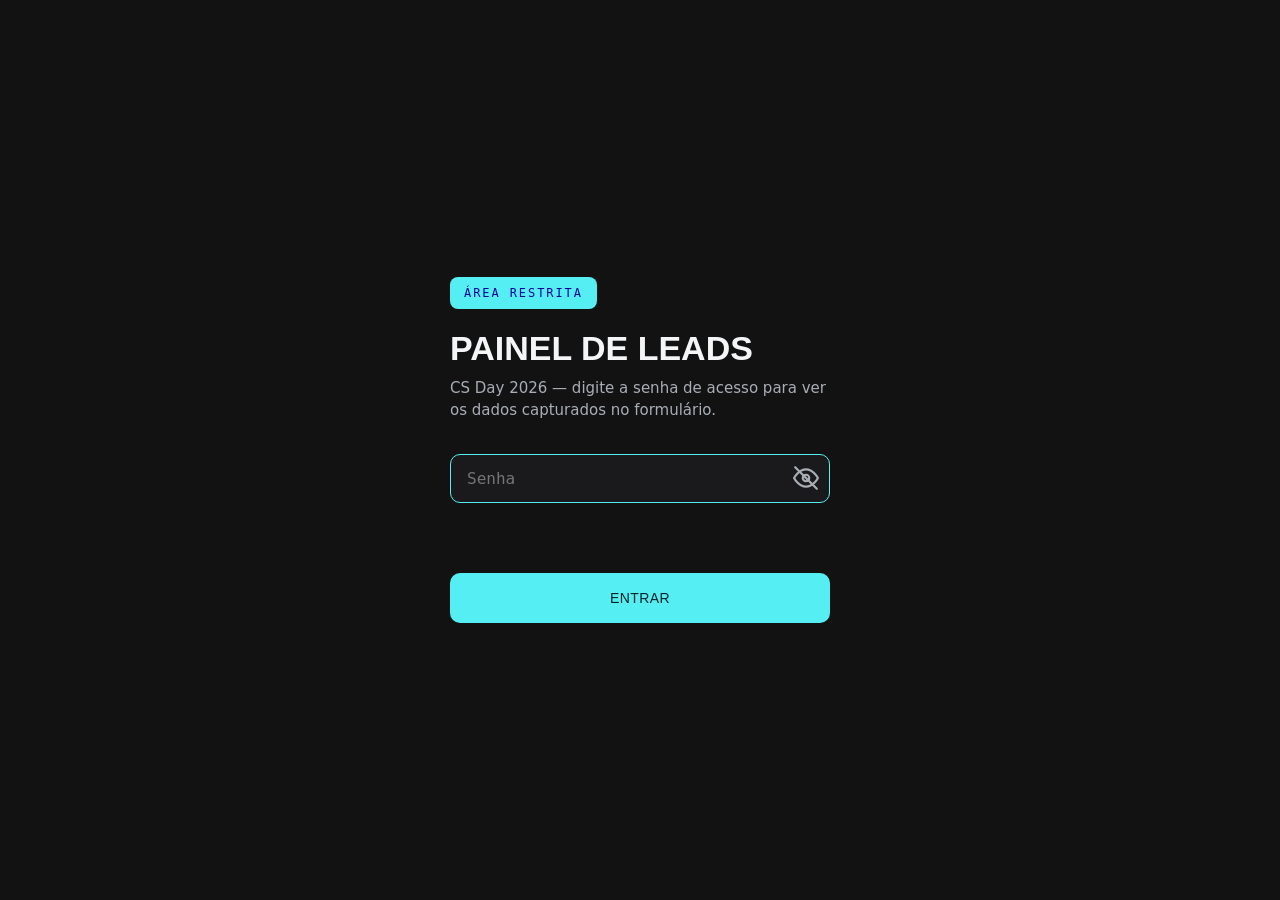
<file: public/admin/index.html>
<!DOCTYPE html>
<html lang="pt-BR">
<head>
  <meta charset="utf-8">
  <meta name="viewport" content="width=device-width, initial-scale=1, viewport-fit=cover">
  <title>Admin · CS Day 2026</title>
  <meta name="description" content="Painel de leads.">
  <meta name="theme-color" content="#121212">
  <meta name="robots" content="noindex, nofollow">
  <link rel="icon" href="data:image/svg+xml,<svg xmlns='http://www.w3.org/2000/svg' viewBox='0 0 100 100'><text y='.9em' font-size='90'>🔐</text></svg>">
<style>
  :root {
    --ink: #121212;
    --ink-2: #1a1a1c;
    --ink-3: #202024;
    --blue: #1a0ce0;
    --cyan: #55eef2;
    --text: #f4f5f7;
    --muted: #a9adb6;
    --line: #2c2d31;
    --danger: #f2715c;

    --font-display: "Archivo Black", "Arial Black", "Helvetica Neue", Impact, sans-serif;
    --font-body: "Baloo 2", "Quicksand", ui-rounded, "SF Pro Rounded", system-ui, sans-serif;
    --font-mono: ui-monospace, "SF Mono", Menlo, monospace;
  }

  * { box-sizing: border-box; }
  html, body { height: 100%; }

  body {
    margin: 0;
    background: var(--ink);
    color: var(--text);
    font-family: var(--font-body);
    line-height: 1.5;
    -webkit-font-smoothing: antialiased;
  }

  /* --- tela de login --- */
  .gate {
    min-height: 100dvh;
    display: flex;
    align-items: center;
    justify-content: center;
    padding: 32px;
  }
  .gate-card {
    width: 100%;
    max-width: 380px;
    text-align: left;
  }
  .gate-eyebrow {
    display: inline-block;
    font-family: var(--font-mono);
    font-size: 12px;
    letter-spacing: 0.16em;
    text-transform: uppercase;
    color: #0d049e;
    background: var(--cyan);
    padding: 7px 14px;
    border-radius: 8px;
    margin-bottom: 22px;
  }
  .gate-card h1 {
    font-family: var(--font-display);
    font-weight: 900;
    text-transform: uppercase;
    font-size: clamp(26px, 5vw, 34px);
    line-height: 1.05;
    margin: 0 0 10px;
  }
  .gate-card p.sub {
    color: var(--muted);
    font-size: 15px;
    margin: 0 0 32px;
  }

  .gate-form { display: flex; flex-direction: column; gap: 8px; }

  .gate-input-wrap {
    position: relative;
    display: flex;
  }

  .gate-input {
    width: 100%;
    background: var(--ink-2);
    border: 1.5px solid var(--line);
    border-radius: 10px;
    color: var(--text);
    font-family: var(--font-mono);
    font-size: 16px;
    padding: 14px 52px 14px 16px;
    outline: none;
    transition: border-color 160ms ease-out;
  }
  .gate-input:focus { border-color: var(--cyan); }
  .gate-input.error { border-color: var(--danger); }

  .gate-toggle {
    position: absolute;
    right: 4px;
    top: 50%;
    transform: translateY(-50%);
    width: 40px;
    height: 40px;
    display: inline-flex;
    align-items: center;
    justify-content: center;
    background: none;
    border: none;
    border-radius: 6px;
    color: var(--muted);
    cursor: pointer;
    transition: color 160ms ease-out;
  }
  .gate-toggle:hover { color: var(--cyan); }
  .gate-toggle:focus-visible { outline: 2px solid var(--cyan); outline-offset: 2px; }
  .gate-eye { width: 26px; height: 26px; }

  .gate-error {
    min-height: 18px;
    font-size: 13px;
    color: var(--danger);
    font-family: var(--font-mono);
  }

  .gate-submit {
    margin-top: 10px;
    min-height: 50px;
    border-radius: 10px;
    border: none;
    background: var(--cyan);
    color: #06232b;
    font-family: var(--font-display);
    text-transform: uppercase;
    font-size: 14px;
    letter-spacing: 0.03em;
    cursor: pointer;
    transition: background-color 160ms ease-out, opacity 160ms ease-out, transform 110ms ease-out;
  }
  .gate-submit:hover { background: #7bf3f6; }
  .gate-submit:active { transform: scale(0.985); }
  .gate-submit:disabled { opacity: 0.55; cursor: default; transform: none; }
  .gate-submit:focus-visible { outline: 3px solid var(--cyan); outline-offset: 3px; }

  /* --- painel --- */
  .panel { display: none; min-height: 100dvh; }
  .panel.visible { display: block; }
  .gate.hidden { display: none; }

  .topbar {
    position: sticky;
    top: 0;
    z-index: 5;
    display: flex;
    align-items: center;
    justify-content: space-between;
    gap: 16px;
    padding: 20px 28px;
    background: rgba(18,18,18,0.92);
    backdrop-filter: blur(6px);
    border-bottom: 1px solid var(--line);
    flex-wrap: wrap;
  }
  .topbar-title {
    display: flex;
    align-items: center;
    gap: 12px;
  }
  .topbar-title h2 {
    font-family: var(--font-display);
    text-transform: uppercase;
    font-size: 16px;
    margin: 0;
  }
  .count-pill {
    font-family: var(--font-mono);
    font-size: 12px;
    background: var(--ink-2);
    border: 1px solid var(--line);
    color: var(--cyan);
    padding: 4px 10px;
    border-radius: 999px;
  }

  .topbar-actions { display: flex; gap: 10px; align-items: center; }

  .icon-btn {
    display: inline-flex;
    align-items: center;
    gap: 8px;
    background: var(--ink-2);
    border: 1px solid var(--line);
    color: var(--text);
    font-family: var(--font-mono);
    font-size: 12px;
    letter-spacing: 0.05em;
    text-transform: uppercase;
    padding: 9px 14px;
    border-radius: 8px;
    cursor: pointer;
    transition: border-color 160ms ease-out, color 160ms ease-out;
  }
  .icon-btn:hover { border-color: var(--cyan); color: var(--cyan); }
  .icon-btn svg { width: 14px; height: 14px; }
  .icon-btn:focus-visible { outline: 2px solid var(--cyan); outline-offset: 2px; }

  .content { padding: 28px; }

  /* --- mini dashboard --- */
  .dashboard {
    display: grid;
    grid-template-columns: repeat(3, 1fr);
    gap: 16px;
    margin-bottom: 28px;
  }
  @media (max-width: 900px) {
    .dashboard { grid-template-columns: 1fr; }
  }
  .dash-card {
    background: var(--ink-2);
    border: 1px solid var(--line);
    border-radius: 14px;
    padding: 18px 20px 20px;
  }
  .dash-title {
    font-family: var(--font-mono);
    font-size: 11px;
    letter-spacing: 0.1em;
    text-transform: uppercase;
    color: var(--muted);
    margin: 0 0 14px;
  }
  .dash-list {
    list-style: none;
    margin: 0;
    padding: 0;
    display: flex;
    flex-direction: column;
    gap: 10px;
  }
  .dash-list li {
    display: flex;
    align-items: center;
    gap: 10px;
    font-size: 13.5px;
  }
  .dash-rank {
    display: inline-flex;
    align-items: center;
    justify-content: center;
    width: 20px;
    height: 20px;
    border-radius: 5px;
    background: rgba(85,238,242,0.12);
    color: var(--cyan);
    font-family: var(--font-mono);
    font-size: 10.5px;
    font-weight: 700;
    flex: none;
  }
  .dash-list .label {
    flex: 1;
    color: var(--text);
    font-weight: 600;
    overflow: hidden;
    text-overflow: ellipsis;
    white-space: nowrap;
    min-width: 0;
  }
  .dash-list .count {
    font-family: var(--font-mono);
    font-size: 11.5px;
    color: var(--muted);
    flex: none;
  }
  .dash-empty { color: var(--muted); font-size: 13px; }

  .dash-donut-wrap { display: flex; align-items: center; gap: 20px; flex-wrap: wrap; }
  .donut {
    width: 104px;
    height: 104px;
    border-radius: 50%;
    flex: none;
    position: relative;
    background: var(--line);
  }
  .donut::after {
    content: '';
    position: absolute;
    inset: 16px;
    border-radius: 50%;
    background: var(--ink-2);
    z-index: 0;
  }
  .donut-total {
    position: absolute;
    inset: 16px;
    display: flex;
    align-items: center;
    justify-content: center;
    font-family: var(--font-display);
    font-size: 19px;
    z-index: 1;
  }
  .dash-legend {
    list-style: none;
    margin: 0;
    padding: 0;
    display: flex;
    flex-direction: column;
    gap: 8px;
    flex: 1;
    min-width: 110px;
  }
  .dash-legend li { display: flex; align-items: center; gap: 8px; font-size: 12.5px; color: var(--text); }
  .dash-legend .dot { width: 10px; height: 10px; border-radius: 3px; flex: none; }
  .dash-legend .lg-count { margin-left: auto; font-family: var(--font-mono); font-size: 11px; color: var(--muted); }

  .tag-test {
    display: inline-flex;
    align-items: center;
    margin-left: 8px;
    padding: 2px 7px;
    border-radius: 5px;
    background: rgba(242,113,92,0.16);
    color: var(--danger);
    font-family: var(--font-mono);
    font-size: 10px;
    font-weight: 700;
    letter-spacing: 0.06em;
    text-transform: uppercase;
    vertical-align: middle;
  }

  .state-msg {
    display: none;
    align-items: center;
    gap: 10px;
    color: var(--muted);
    font-family: var(--font-mono);
    font-size: 13px;
    padding: 40px 4px;
  }
  .state-msg.visible { display: flex; }
  .state-msg.error { color: var(--danger); }

  .spinner {
    width: 14px;
    height: 14px;
    border-radius: 50%;
    border: 2px solid var(--line);
    border-top-color: var(--cyan);
    animation: spin 700ms linear infinite;
  }
  @keyframes spin { to { transform: rotate(360deg); } }

  .table-wrap {
    display: none;
    overflow-x: auto;
    border: 1px solid var(--line);
    border-radius: 14px;
    background: var(--ink-2);
  }
  .table-wrap.visible { display: block; }

  table {
    border-collapse: collapse;
    width: 100%;
    min-width: 1180px;
    font-size: 13.5px;
  }
  thead th {
    position: sticky;
    top: 0;
    background: var(--ink-3);
    text-align: left;
    font-family: var(--font-mono);
    font-size: 11px;
    letter-spacing: 0.08em;
    text-transform: uppercase;
    color: var(--muted);
    padding: 12px 16px;
    border-bottom: 1px solid var(--line);
    white-space: nowrap;
  }
  tbody td {
    padding: 12px 16px;
    border-bottom: 1px solid var(--line);
    color: var(--text);
    white-space: nowrap;
    max-width: 220px;
    overflow: hidden;
    text-overflow: ellipsis;
  }
  tbody tr:last-child td { border-bottom: none; }
  tbody tr:hover td { background: rgba(85,238,242,0.05); }

  td.mono, th.mono { font-family: var(--font-mono); font-variant-numeric: tabular-nums; }
  td.name { font-weight: 700; }
  td.email { color: var(--cyan); }

  .empty {
    display: none;
    text-align: center;
    padding: 64px 20px;
    color: var(--muted);
  }
  .empty.visible { display: block; }
  .empty h3 {
    font-family: var(--font-display);
    text-transform: uppercase;
    font-size: 18px;
    color: var(--text);
    margin: 0 0 8px;
  }

  @media (max-width: 640px) {
    .topbar { padding: 16px 18px; }
    .content { padding: 18px; }
  }

  /* --- navegacao de secoes --- */
  .section-nav {
    display: flex;
    gap: 8px;
    padding: 0 28px;
    border-bottom: 1px solid var(--line);
    background: rgba(18,18,18,0.92);
    position: sticky;
    top: 69px;
    z-index: 4;
    overflow-x: auto;
  }
  .section-tab {
    background: none;
    border: none;
    border-bottom: 2px solid transparent;
    color: var(--muted);
    font-family: var(--font-mono);
    font-size: 12px;
    letter-spacing: 0.08em;
    text-transform: uppercase;
    padding: 14px 4px;
    margin-right: 18px;
    cursor: pointer;
    white-space: nowrap;
    transition: color 160ms ease-out, border-color 160ms ease-out;
  }
  .section-tab:hover { color: var(--text); }
  .section-tab[aria-selected="true"] { color: var(--cyan); border-bottom-color: var(--cyan); }
  .section-tab:focus-visible { outline: 2px solid var(--cyan); outline-offset: 2px; }

  .view[hidden] { display: none; }

  /* --- funil --- */
  .funnel {
    display: grid;
    grid-template-columns: repeat(4, 1fr);
    gap: 16px;
    margin-bottom: 16px;
  }
  @media (max-width: 900px) { .funnel { grid-template-columns: repeat(2, 1fr); } }
  @media (max-width: 520px) { .funnel { grid-template-columns: 1fr; } }

  .funnel-card {
    background: var(--ink-2);
    border: 1px solid var(--line);
    border-radius: 14px;
    padding: 18px 20px 20px;
  }
  .funnel-card.accent { border-color: rgba(85,238,242,0.45); }
  .funnel-value {
    font-family: var(--font-display);
    font-size: 34px;
    line-height: 1.1;
    margin: 2px 0 6px;
  }
  .funnel-card.accent .funnel-value { color: var(--cyan); }
  .funnel-hint {
    font-family: var(--font-mono);
    font-size: 11px;
    letter-spacing: 0.06em;
    color: var(--muted);
    margin: 0;
  }
  .funnel-bar {
    height: 4px;
    border-radius: 999px;
    background: var(--line);
    margin-top: 12px;
    overflow: hidden;
  }
  .funnel-bar span {
    display: block;
    height: 100%;
    border-radius: 999px;
    background: var(--cyan);
    width: 0;
    transition: width 520ms cubic-bezier(.16,.84,.44,1);
  }

  .skill-links {
    display: flex;
    gap: 10px;
    flex-wrap: wrap;
    margin-bottom: 24px;
  }
  .skill-link {
    display: inline-flex;
    align-items: center;
    gap: 8px;
    font-family: var(--font-mono);
    font-size: 11.5px;
    letter-spacing: 0.06em;
    text-transform: uppercase;
    color: var(--muted);
    text-decoration: none;
    border: 1px solid var(--line);
    border-radius: 8px;
    padding: 8px 12px;
    transition: border-color 160ms ease-out, color 160ms ease-out;
  }
  .skill-link:hover { border-color: var(--cyan); color: var(--cyan); }

  #skill-table-wrap table { min-width: 900px; }

  .setup-note {
    display: none;
    border: 1px dashed var(--line);
    border-radius: 14px;
    padding: 28px 24px;
    color: var(--muted);
    font-size: 14px;
  }
  .setup-note.visible { display: block; }
  .setup-note h3 {
    font-family: var(--font-display);
    text-transform: uppercase;
    font-size: 16px;
    color: var(--text);
    margin: 0 0 10px;
  }
  .setup-note code {
    font-family: var(--font-mono);
    font-size: 12.5px;
    background: var(--ink-3);
    border: 1px solid var(--line);
    border-radius: 5px;
    padding: 2px 6px;
    color: var(--cyan);
  }
  .setup-note ol { margin: 12px 0 0; padding-left: 20px; }
  .setup-note li { margin: 8px 0; }
</style>
</head>
<body>
<div class="gate" id="gate">
  <div class="gate-card">
    <span class="gate-eyebrow">Área restrita</span>
    <h1>Painel de leads</h1>
    <p class="sub">CS Day 2026 — digite a senha de acesso para ver os dados capturados no formulário.</p>

    <form class="gate-form" id="gate-form" novalidate>
      <div class="gate-input-wrap">
        <input class="gate-input" id="gate-password" type="password" name="password"
               placeholder="Senha" autocomplete="current-password" autofocus>
        <button class="gate-toggle" id="gate-toggle" type="button" aria-label="Mostrar senha" aria-pressed="false">
          <svg class="gate-eye" viewBox="0 0 24 24" fill="none" stroke="currentColor" stroke-width="2" stroke-linecap="round" stroke-linejoin="round" aria-hidden="true">
            <path d="M1 12s4-8 11-8 11 8 11 8-4 8-11 8-11-8-11-8z"></path>
            <circle cx="12" cy="12" r="3"></circle>
            <line class="eye-slash" x1="2" y1="2" x2="22" y2="22" hidden></line>
          </svg>
        </button>
      </div>
      <p class="gate-error" id="gate-error"></p>
      <button class="gate-submit" id="gate-submit" type="submit">Entrar</button>
    </form>
  </div>
</div>

<div class="panel" id="panel">
  <div class="topbar">
    <div class="topbar-title">
      <h2 id="topbar-heading">Leads · CS Day 2026</h2>
      <span class="count-pill" id="count-pill">0</span>
    </div>
    <div class="topbar-actions">
      <button class="icon-btn" id="refresh-btn" type="button">
        <svg viewBox="0 0 24 24" fill="none" stroke="currentColor" stroke-width="2.2" stroke-linecap="round" stroke-linejoin="round" aria-hidden="true">
          <polyline points="23 4 23 10 17 10"></polyline>
          <path d="M20.49 15a9 9 0 1 1-2.12-9.36L23 10"></path>
        </svg>
        Atualizar
      </button>
      <button class="icon-btn" id="export-btn" type="button">
        <svg viewBox="0 0 24 24" fill="none" stroke="currentColor" stroke-width="2.2" stroke-linecap="round" stroke-linejoin="round" aria-hidden="true">
          <path d="M21 15v4a2 2 0 0 1-2 2H5a2 2 0 0 1-2-2v-4"></path>
          <polyline points="7 10 12 15 17 10"></polyline>
          <line x1="12" y1="15" x2="12" y2="3"></line>
        </svg>
        Exportar CSV
      </button>
      <button class="icon-btn" id="logout-btn" type="button">Sair</button>
    </div>
  </div>

  <nav class="section-nav" role="tablist" aria-label="Seções do painel">
    <button class="section-tab" id="tab-leads" role="tab" aria-selected="true" aria-controls="view-leads" data-view="leads" type="button">Leads · CS Day 2026</button>
    <button class="section-tab" id="tab-skill" role="tab" aria-selected="false" aria-controls="view-skill" data-view="skill" type="button">Landing Page Skill</button>
  </nav>

  <div class="content">
   <section class="view" id="view-leads" role="tabpanel" aria-labelledby="tab-leads">
    <div class="dashboard" id="dashboard">
      <div class="dash-card">
        <h3 class="dash-title">Principais localidades</h3>
        <ol class="dash-list" id="dash-locations"></ol>
      </div>
      <div class="dash-card">
        <h3 class="dash-title">Dispositivos</h3>
        <div class="dash-donut-wrap">
          <div class="donut" id="device-donut"><span class="donut-total" id="donut-total">0</span></div>
          <ul class="dash-legend" id="device-legend"></ul>
        </div>
      </div>
      <div class="dash-card">
        <h3 class="dash-title">Principais empresas</h3>
        <ol class="dash-list" id="dash-companies"></ol>
      </div>
    </div>

    <div class="state-msg" id="loading-msg">
      <span class="spinner"></span> Carregando leads...
    </div>
    <div class="state-msg error" id="error-msg"></div>

    <div class="empty" id="empty-msg">
      <h3>Nenhum lead ainda</h3>
      <p>Assim que alguém completar o formulário no site, os dados aparecem aqui.</p>
    </div>

    <div class="table-wrap" id="table-wrap">
      <table>
        <thead>
          <tr>
            <th class="mono">Data</th>
            <th class="mono">Hora</th>
            <th>Nome</th>
            <th>Email</th>
            <th>Empresa</th>
            <th class="mono">IP</th>
            <th>Local (por IP)</th>
            <th>Idioma</th>
            <th>Fuso horário</th>
            <th>Resolução</th>
            <th>Referrer</th>
            <th>UTM</th>
          </tr>
        </thead>
        <tbody id="table-body"></tbody>
      </table>
    </div>
   </section>

   <section class="view" id="view-skill" role="tabpanel" aria-labelledby="tab-skill" hidden>
    <div class="funnel" id="skill-funnel">
      <div class="funnel-card">
        <p class="funnel-hint">Visitas na página</p>
        <p class="funnel-value" id="fn-visits">—</p>
        <p class="funnel-hint">Sessões únicas</p>
        <div class="funnel-bar"><span id="bar-visits"></span></div>
      </div>
      <div class="funnel-card">
        <p class="funnel-hint">Abriram o popup</p>
        <p class="funnel-value" id="fn-popup">—</p>
        <p class="funnel-hint" id="fn-popup-rate">—</p>
        <div class="funnel-bar"><span id="bar-popup"></span></div>
      </div>
      <div class="funnel-card">
        <p class="funnel-hint">Leads capturados</p>
        <p class="funnel-value" id="fn-leads">—</p>
        <p class="funnel-hint" id="fn-leads-rate">—</p>
        <div class="funnel-bar"><span id="bar-leads"></span></div>
      </div>
      <div class="funnel-card accent">
        <p class="funnel-hint">Downloads do .zip</p>
        <p class="funnel-value" id="fn-downloads">—</p>
        <p class="funnel-hint" id="fn-conv">Conversão total —</p>
        <div class="funnel-bar"><span id="bar-downloads"></span></div>
      </div>
    </div>

    <div class="skill-links">
      <a class="skill-link" href="/habilidade/" target="_blank" rel="noopener">Abrir a landing ↗</a>
      <a class="skill-link" href="/habilidade/download.html" target="_blank" rel="noopener">Página de download ↗</a>
      <a class="skill-link" href="/download/pitch-prospeccao.zip">Baixar o .zip ↗</a>
    </div>

    <div class="state-msg" id="skill-loading">
      <span class="spinner"></span> Carregando dados da landing...
    </div>
    <div class="state-msg error" id="skill-error"></div>

    <div class="setup-note" id="skill-setup">
      <h3>Backend fora do ar</h3>
      <p>A function <code>admin-skill-leads</code> não respondeu. A captura está ligada, então isso costuma ser temporário. Se persistir, confira no Supabase:</p>
      <ol>
        <li>As tabelas <code>skill_leads</code> e <code>skill_events</code> existem.</li>
        <li>As functions <code>submit-skill-lead</code>, <code>track-skill-event</code> e <code>admin-skill-leads</code> estão ativas.</li>
      </ol>
    </div>

    <div class="empty" id="skill-empty">
      <h3>Nenhum download ainda</h3>
      <p>Assim que alguém baixar a habilidade, os dados aparecem aqui.</p>
    </div>

    <div class="table-wrap" id="skill-table-wrap">
      <table>
        <thead>
          <tr>
            <th class="mono">Data</th>
            <th class="mono">Hora</th>
            <th>Nome</th>
            <th>Email</th>
            <th class="mono">WhatsApp</th>
            <th>Dispositivo</th>
            <th>Local (por IP)</th>
            <th>Referrer</th>
            <th>UTM</th>
          </tr>
        </thead>
        <tbody id="skill-table-body"></tbody>
      </table>
    </div>
   </section>
  </div>
</div>

<script>
  const FUNCTIONS_URL = 'https://nwmuaiilbxtjkwfxpkay.supabase.co/functions/v1/admin-leads';
  const SKILL_FUNCTIONS_URL = 'https://nwmuaiilbxtjkwfxpkay.supabase.co/functions/v1/admin-skill-leads';
  const ANON_KEY = 'eyJhbGciOiJIUzI1NiIsInR5cCI6IkpXVCJ9.eyJpc3MiOiJzdXBhYmFzZSIsInJlZiI6Im53bXVhaWlsYnh0amt3Znhwa2F5Iiwicm9sZSI6ImFub24iLCJpYXQiOjE3ODYxMTMxNDMsImV4cCI6MjEwMTY4OTE0M30.gXVAeCnF1TGVmHPO65Sd1UTV0Z8W25uoaAR1DNYSzaE';

  const gate = document.getElementById('gate');
  const panel = document.getElementById('panel');
  const gateForm = document.getElementById('gate-form');
  const gateInput = document.getElementById('gate-password');
  const gateError = document.getElementById('gate-error');
  const gateSubmit = document.getElementById('gate-submit');
  const gateToggle = document.getElementById('gate-toggle');

  gateToggle.addEventListener('click', () => {
    const showing = gateInput.type === 'text';
    gateInput.type = showing ? 'password' : 'text';
    gateToggle.setAttribute('aria-pressed', String(!showing));
    gateToggle.setAttribute('aria-label', showing ? 'Mostrar senha' : 'Ocultar senha');
    gateToggle.querySelector('.eye-slash').hidden = showing;
    gateInput.focus();
  });

  const loadingMsg = document.getElementById('loading-msg');
  const errorMsg = document.getElementById('error-msg');
  const emptyMsg = document.getElementById('empty-msg');
  const tableWrap = document.getElementById('table-wrap');
  const tableBody = document.getElementById('table-body');
  const countPill = document.getElementById('count-pill');

  let currentPasswordHash = '';
  let currentLeads = [];

  async function sha256Hex(text) {
    const bytes = new TextEncoder().encode(text);
    const digest = await crypto.subtle.digest('SHA-256', bytes);
    return Array.from(new Uint8Array(digest)).map(b => b.toString(16).padStart(2, '0')).join('');
  }

  function escapeHtml(value) {
    const div = document.createElement('div');
    div.textContent = value ?? '';
    return div.innerHTML;
  }

  function formatDate(iso) {
    const d = new Date(iso);
    return d.toLocaleDateString('pt-BR');
  }
  function formatTime(iso) {
    const d = new Date(iso);
    return d.toLocaleTimeString('pt-BR');
  }

  function isTestLead(lead) {
    const name = (lead.name || '').toLowerCase();
    const email = (lead.email || '').toLowerCase();
    const company = (lead.company || '').toLowerCase();
    return name.includes('josias') || email.includes('josias') || company.includes('btx');
  }

  function detectDevice(ua) {
    if (!ua) return 'desconhecido';
    const s = ua.toLowerCase();
    if (/ipad|tablet|kindle|silk|playbook|(android(?!.*mobile))/.test(s)) return 'tablet';
    if (/mobi|iphone|ipod|android|blackberry|windows phone/.test(s)) return 'mobile';
    return 'desktop';
  }

  function topGroups(leads, keyFn, limit) {
    const map = new Map();
    leads.forEach(lead => {
      const raw = (keyFn(lead) || '').trim();
      if (!raw) return;
      const key = raw.toLowerCase();
      const entry = map.get(key) || { label: raw, count: 0 };
      entry.count += 1;
      map.set(key, entry);
    });
    return [...map.values()].sort((a, b) => b.count - a.count).slice(0, limit);
  }

  function renderRankedList(elId, groups, emptyText, unit) {
    const el = document.getElementById(elId);
    if (!groups.length) {
      el.innerHTML = `<li class="dash-empty">${emptyText}</li>`;
      return;
    }
    el.innerHTML = groups.map((g, i) => `
      <li>
        <span class="dash-rank">${i + 1}</span>
        <span class="label" title="${escapeHtml(g.label)}">${escapeHtml(g.label)}</span>
        <span class="count">${g.count} ${unit}</span>
      </li>
    `).join('');
  }

  function renderDeviceDonut(leads) {
    const counts = { mobile: 0, desktop: 0, tablet: 0, desconhecido: 0 };
    leads.forEach(lead => { counts[detectDevice(lead.user_agent)] += 1; });
    const total = leads.length;

    const donut = document.getElementById('device-donut');
    const totalEl = document.getElementById('donut-total');
    const legend = document.getElementById('device-legend');
    totalEl.textContent = total;

    const segments = [
      { label: 'Celular', color: '#55eef2', count: counts.mobile },
      { label: 'Desktop', color: '#1a0ce0', count: counts.desktop },
      { label: 'Tablet', color: '#a9adb6', count: counts.tablet },
      { label: 'Desconhecido', color: '#2c2d31', count: counts.desconhecido }
    ].filter(s => s.count > 0);

    if (total === 0) {
      donut.style.background = 'var(--line)';
      legend.innerHTML = '<li class="dash-empty">Sem dados suficientes ainda</li>';
      return;
    }

    let acc = 0;
    const stops = segments.map(s => {
      const start = acc;
      acc += (s.count / total) * 100;
      return `${s.color} ${start}% ${acc}%`;
    });
    donut.style.background = `conic-gradient(${stops.join(', ')})`;

    legend.innerHTML = segments.map(s => `
      <li>
        <span class="dot" style="background:${s.color}"></span>
        <span>${s.label}</span>
        <span class="lg-count">${s.count} · ${Math.round((s.count / total) * 100)}%</span>
      </li>
    `).join('');
  }

  function renderDashboard(leads) {
    const realLeads = leads.filter(lead => !isTestLead(lead));

    const locations = topGroups(realLeads, lead => [lead.geo_city, lead.geo_country].filter(Boolean).join(', '), 6);
    renderRankedList('dash-locations', locations, 'Sem dados de localização ainda', 'inscritos');

    const companies = topGroups(realLeads, lead => lead.company, 6);
    renderRankedList('dash-companies', companies, 'Sem empresas registradas ainda', 'funcionários');

    renderDeviceDonut(realLeads);
  }

  async function fetchLeads(passwordHash) {
    loadingMsg.classList.add('visible');
    errorMsg.classList.remove('visible');
    tableWrap.classList.remove('visible');
    emptyMsg.classList.remove('visible');

    try {
      const res = await fetch(FUNCTIONS_URL, {
        method: 'POST',
        headers: {
          'Content-Type': 'application/json',
          'apikey': ANON_KEY,
          'Authorization': `Bearer ${ANON_KEY}`
        },
        body: JSON.stringify({ password_hash: passwordHash })
      });

      if (res.status === 401) {
        throw new Error('unauthorized');
      }
      if (!res.ok) {
        throw new Error('request_failed');
      }

      const data = await res.json();
      currentLeads = (data.leads || []).filter(lead => !lead.is_duplicate);
      renderDashboard(currentLeads);
      renderLeads(currentLeads);
      return true;
    } catch (err) {
      loadingMsg.classList.remove('visible');
      if (err.message === 'unauthorized') {
        return false;
      }
      errorMsg.textContent = 'Não foi possível carregar os leads agora. Tente novamente em instantes.';
      errorMsg.classList.add('visible');
      return true;
    }
  }

  function renderLeads(leads) {
    loadingMsg.classList.remove('visible');
    countPill.textContent = leads.length;

    if (leads.length === 0) {
      emptyMsg.classList.add('visible');
      return;
    }

    tableBody.innerHTML = leads.map(lead => {
      const utm = [lead.utm_source, lead.utm_medium, lead.utm_campaign].filter(Boolean).join(' / ') || '—';
      const local = [lead.geo_city, lead.geo_country].filter(Boolean).join(', ') || '—';
      const testTag = isTestLead(lead) ? '<span class="tag-test">Teste</span>' : '';
      return `
        <tr>
          <td class="mono">${escapeHtml(formatDate(lead.created_at))}</td>
          <td class="mono">${escapeHtml(formatTime(lead.created_at))}</td>
          <td class="name">${escapeHtml(lead.name)}${testTag}</td>
          <td class="email">${escapeHtml(lead.email)}</td>
          <td>${escapeHtml(lead.company)}</td>
          <td class="mono">${escapeHtml(lead.ip_address || '—')}</td>
          <td>${escapeHtml(local)}</td>
          <td>${escapeHtml(lead.language || '—')}</td>
          <td>${escapeHtml(lead.timezone || '—')}</td>
          <td class="mono">${escapeHtml(lead.screen_resolution || '—')}</td>
          <td>${escapeHtml(lead.referrer || 'direto')}</td>
          <td>${escapeHtml(utm)}</td>
        </tr>
      `;
    }).join('');

    tableWrap.classList.add('visible');
  }

  gateForm.addEventListener('submit', async (e) => {
    e.preventDefault();
    const passwordHash = await sha256Hex(gateInput.value);
    gateError.textContent = '';
    gateInput.classList.remove('error');
    gateSubmit.disabled = true;
    gateSubmit.textContent = 'Entrando...';

    const ok = await fetchLeads(passwordHash);

    gateSubmit.disabled = false;
    gateSubmit.textContent = 'Entrar';

    if (!ok) {
      gateError.textContent = 'Senha incorreta.';
      gateInput.classList.add('error');
      gateInput.value = '';
      gateInput.focus();
      return;
    }

    currentPasswordHash = passwordHash;
    gate.classList.add('hidden');
    panel.classList.add('visible');
  });

  document.getElementById('refresh-btn').addEventListener('click', () => {
    if (currentView === 'skill') {
      fetchSkillData(currentPasswordHash);
    } else {
      fetchLeads(currentPasswordHash);
    }
  });

  document.getElementById('logout-btn').addEventListener('click', () => {
    currentPasswordHash = '';
    currentLeads = [];
    skillLeads = [];
    skillStats = null;
    skillLoaded = false;
    switchView('leads');
    panel.classList.remove('visible');
    gate.classList.remove('hidden');
    gateInput.value = '';
    gateInput.focus();
  });

  document.getElementById('export-btn').addEventListener('click', () => {
    if (currentView === 'skill') { exportSkillCsv(); return; }
    if (!currentLeads.length) return;

    const headers = ['created_at', 'name', 'email', 'company', 'ip_address', 'geo_city', 'geo_country', 'language', 'timezone', 'screen_resolution', 'referrer', 'utm_source', 'utm_medium', 'utm_campaign'];
    const rows = currentLeads.map(lead =>
      headers.map(h => {
        const value = String(lead[h] ?? '').replace(/"/g, '""');
        return `"${value}"`;
      }).join(',')
    );
    const csv = [headers.join(','), ...rows].join('\n');
    const blob = new Blob([csv], { type: 'text/csv;charset=utf-8;' });
    const url = URL.createObjectURL(blob);
    const a = document.createElement('a');
    a.href = url;
    a.download = `leads-cs-day-2026-${new Date().toISOString().slice(0, 10)}.csv`;
    a.click();
    URL.revokeObjectURL(url);
  });

  /* ------------------------------------------------------------------ *
   *  Seção: Landing Page Skill                                          *
   * ------------------------------------------------------------------ */

  let currentView = 'leads';
  let skillLeads = [];
  let skillStats = null;
  let skillLoaded = false;

  const skillLoading = document.getElementById('skill-loading');
  const skillError = document.getElementById('skill-error');
  const skillSetup = document.getElementById('skill-setup');
  const skillEmpty = document.getElementById('skill-empty');
  const skillTableWrap = document.getElementById('skill-table-wrap');
  const skillTableBody = document.getElementById('skill-table-body');
  const topbarHeading = document.getElementById('topbar-heading');

  function formatPhone(raw) {
    const d = String(raw || '').replace(/\D/g, '');
    if (d.length === 11) return `(${d.slice(0, 2)}) ${d.slice(2, 7)}-${d.slice(7)}`;
    if (d.length === 10) return `(${d.slice(0, 2)}) ${d.slice(2, 6)}-${d.slice(6)}`;
    return raw || '—';
  }

  function pct(part, total) {
    if (!total) return 0;
    return Math.round((part / total) * 100);
  }

  function renderSkillFunnel(stats, leads) {
    const visits = Number(stats?.visits ?? 0);
    const popups = Number(stats?.popup_opens ?? 0);
    const downloads = Number(stats?.downloads ?? 0);
    const captured = leads.length;
    const base = Math.max(visits, popups, captured, downloads, 1);

    document.getElementById('fn-visits').textContent = visits;
    document.getElementById('fn-popup').textContent = popups;
    document.getElementById('fn-leads').textContent = captured;
    document.getElementById('fn-downloads').textContent = downloads;

    document.getElementById('fn-popup-rate').textContent = `${pct(popups, visits)}% de quem visitou`;
    document.getElementById('fn-leads-rate').textContent = `${pct(captured, popups)}% de quem abriu`;
    document.getElementById('fn-conv').textContent = `Conversão total ${pct(downloads, visits)}%`;

    document.getElementById('bar-visits').style.width = `${pct(visits, base)}%`;
    document.getElementById('bar-popup').style.width = `${pct(popups, base)}%`;
    document.getElementById('bar-leads').style.width = `${pct(captured, base)}%`;
    document.getElementById('bar-downloads').style.width = `${pct(downloads, base)}%`;
  }

  function renderSkillLeads(leads) {
    skillLoading.classList.remove('visible');
    if (currentView === 'skill') countPill.textContent = leads.length;

    if (!leads.length) {
      skillEmpty.classList.add('visible');
      skillTableWrap.classList.remove('visible');
      return;
    }

    skillEmpty.classList.remove('visible');
    skillTableBody.innerHTML = leads.map(lead => {
      const utm = [lead.utm_source, lead.utm_medium, lead.utm_campaign].filter(Boolean).join(' / ') || '—';
      const local = [lead.geo_city, lead.geo_country].filter(Boolean).join(', ') || '—';
      const testTag = isTestLead(lead) ? '<span class="tag-test">Teste</span>' : '';
      return `
        <tr>
          <td class="mono">${escapeHtml(formatDate(lead.created_at))}</td>
          <td class="mono">${escapeHtml(formatTime(lead.created_at))}</td>
          <td class="name">${escapeHtml(lead.name)}${testTag}</td>
          <td class="email">${escapeHtml(lead.email)}</td>
          <td class="mono">${escapeHtml(formatPhone(lead.whatsapp))}</td>
          <td>${escapeHtml(detectDevice(lead.user_agent))}</td>
          <td>${escapeHtml(local)}</td>
          <td>${escapeHtml(lead.referrer || 'direto')}</td>
          <td>${escapeHtml(utm)}</td>
        </tr>
      `;
    }).join('');

    skillTableWrap.classList.add('visible');
  }

  async function fetchSkillData(passwordHash) {
    skillLoading.classList.add('visible');
    skillError.classList.remove('visible');
    skillSetup.classList.remove('visible');
    skillEmpty.classList.remove('visible');
    skillTableWrap.classList.remove('visible');

    try {
      const res = await fetch(SKILL_FUNCTIONS_URL, {
        method: 'POST',
        headers: {
          'Content-Type': 'application/json',
          'apikey': ANON_KEY,
          'Authorization': `Bearer ${ANON_KEY}`
        },
        body: JSON.stringify({ password_hash: passwordHash })
      });

      // function ainda nao publicada: mostra o passo a passo em vez de um erro seco
      if (res.status === 404) throw new Error('not_deployed');
      if (!res.ok) throw new Error('request_failed');

      const data = await res.json();
      skillLeads = (data.leads || []).filter(lead => !lead.is_duplicate);
      skillStats = data.stats || null;
      skillLoaded = true;

      skillLoading.classList.remove('visible');
      renderSkillFunnel(skillStats, skillLeads);
      renderSkillLeads(skillLeads);
    } catch (err) {
      skillLoading.classList.remove('visible');
      renderSkillFunnel(null, []);
      if (err.message === 'not_deployed') {
        skillSetup.classList.add('visible');
      } else {
        skillError.textContent = 'Não foi possível carregar os dados da landing agora. Tente novamente em instantes.';
        skillError.classList.add('visible');
      }
    }
  }

  function exportSkillCsv() {
    if (!skillLeads.length) return;
    const headers = ['created_at', 'name', 'email', 'whatsapp', 'geo_city', 'geo_country', 'referrer', 'utm_source', 'utm_medium', 'utm_campaign'];
    const rows = skillLeads.map(lead =>
      headers.map(h => `"${String(lead[h] ?? '').replace(/"/g, '""')}"`).join(',')
    );
    const csv = [headers.join(','), ...rows].join('\n');
    const blob = new Blob([csv], { type: 'text/csv;charset=utf-8;' });
    const url = URL.createObjectURL(blob);
    const a = document.createElement('a');
    a.href = url;
    a.download = `leads-landing-skill-${new Date().toISOString().slice(0, 10)}.csv`;
    a.click();
    URL.revokeObjectURL(url);
  }

  function switchView(view) {
    currentView = view;

    document.querySelectorAll('.section-tab').forEach(tab => {
      tab.setAttribute('aria-selected', String(tab.dataset.view === view));
    });
    document.getElementById('view-leads').hidden = view !== 'leads';
    document.getElementById('view-skill').hidden = view !== 'skill';

    if (view === 'skill') {
      topbarHeading.textContent = 'Landing Page Skill';
      countPill.textContent = skillLeads.length;
      if (!skillLoaded && currentPasswordHash) fetchSkillData(currentPasswordHash);
    } else {
      topbarHeading.textContent = 'Leads · CS Day 2026';
      countPill.textContent = currentLeads.length;
    }
  }

  document.querySelectorAll('.section-tab').forEach(tab => {
    tab.addEventListener('click', () => switchView(tab.dataset.view));
  });
</script>
</body>
</html>
</file>
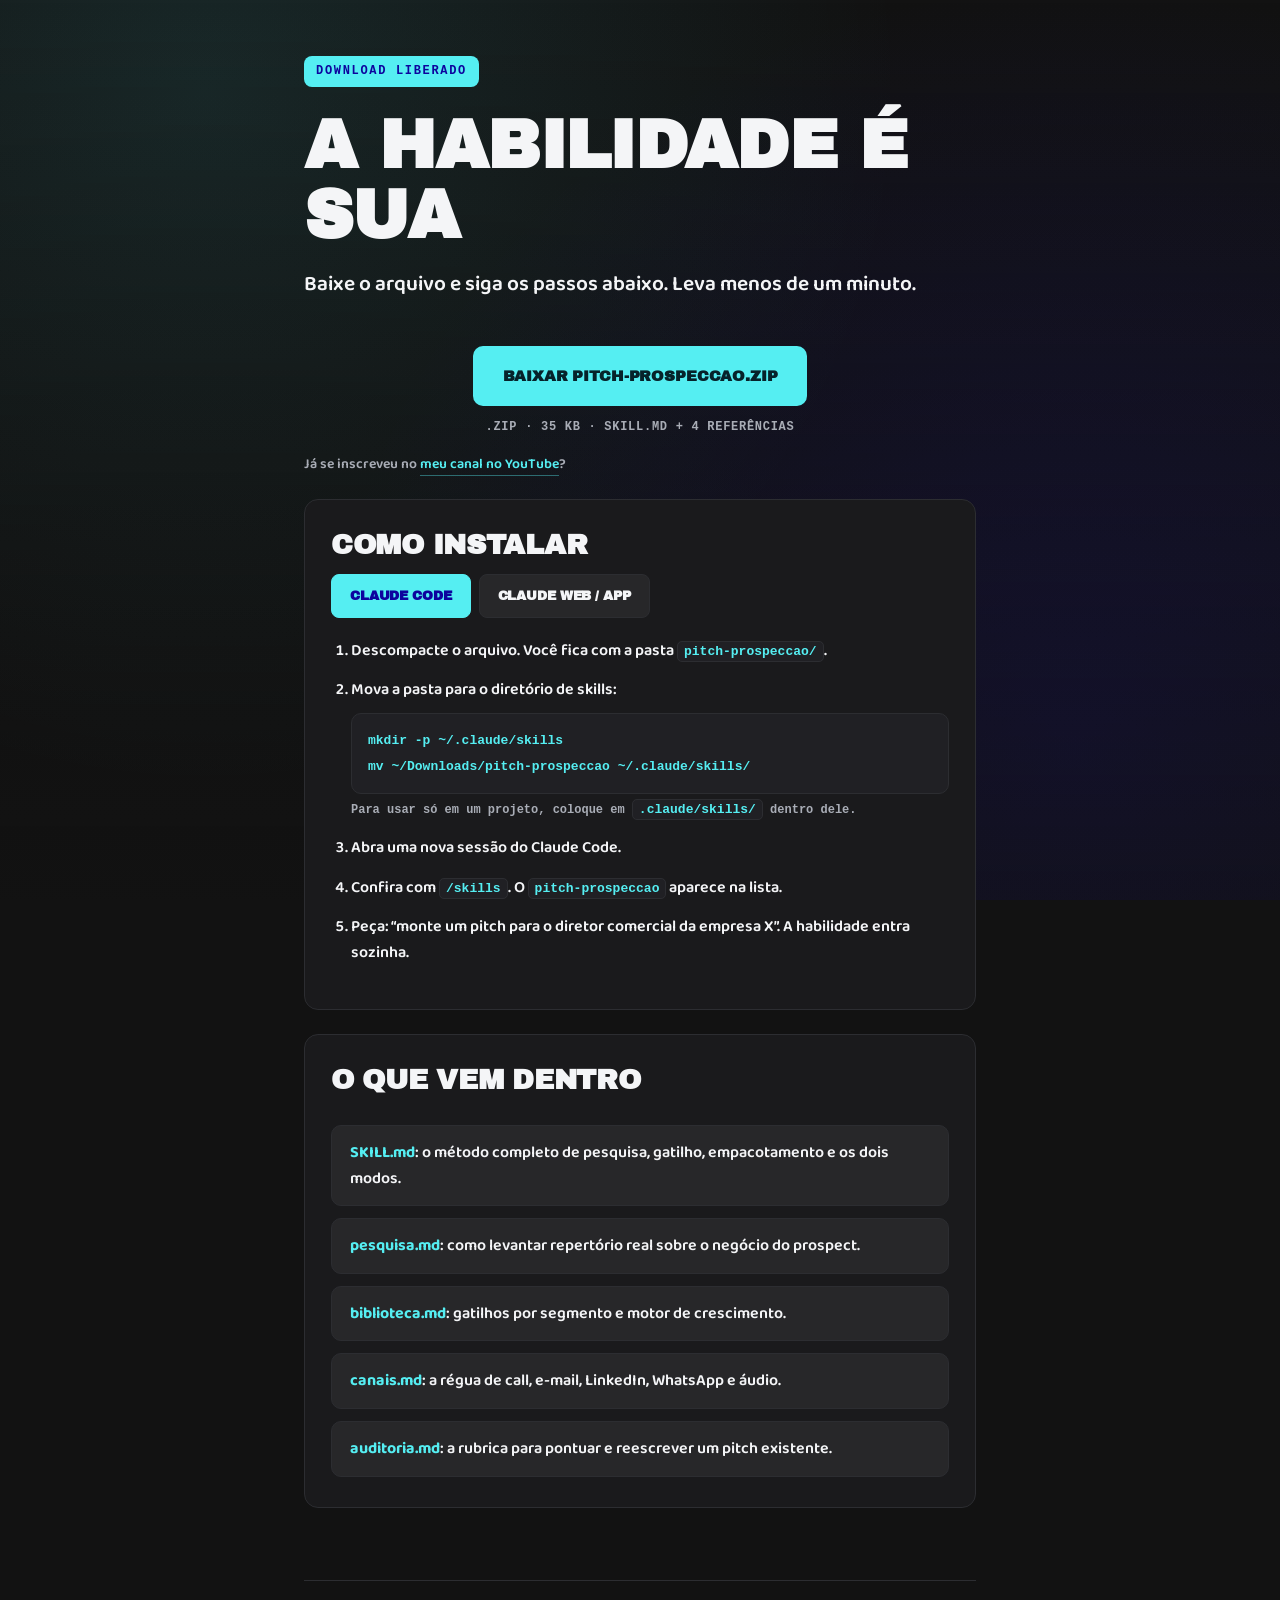
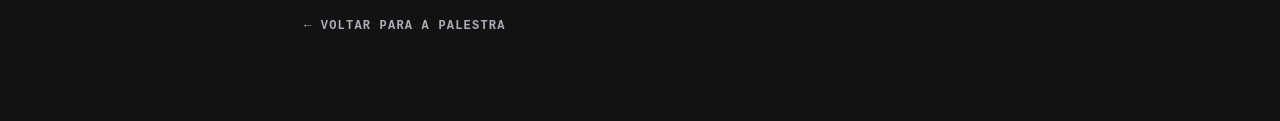
<file: public/habilidade/download.html>
<!doctype html>
<html lang="pt-BR">
<head>
<meta charset="utf-8">
<meta name="viewport" content="width=device-width, initial-scale=1, viewport-fit=cover">
<title>A habilidade é sua · pitch-prospeccao</title>
<meta name="robots" content="noindex">
<link rel="preconnect" href="https://fonts.googleapis.com">
<link rel="preconnect" href="https://fonts.gstatic.com" crossorigin>
<link href="https://fonts.googleapis.com/css2?family=Archivo+Black&family=Baloo+2:wght@500;600;700&display=swap" rel="stylesheet">
<link rel="stylesheet" href="../assets/style.css">
</head>
<body>

<div class="bg"></div>
<div class="bg-veil"></div>

<main class="wrap">

  <span class="kicker">Download liberado</span>
  <h1 id="hello">A habilidade é sua</h1>
  <p class="sub">Baixe o arquivo e siga os passos abaixo. Leva menos de um minuto.</p>

  <div class="cta-box">
    <a class="cta" id="zip-link" href="../download/pitch-prospeccao.zip" download>Baixar pitch-prospeccao.zip</a>
    <span class="cta-note">.zip · 35 KB · SKILL.md + 4 referências</span>
  </div>

  <p class="yt-note">
    Já se inscreveu no
    <a href="https://www.youtube.com/@coelho.felipe" target="_blank" rel="noopener">meu canal no YouTube</a>?
  </p>

  <section class="card">
    <h2>Como instalar</h2>

    <div class="tabs" role="tablist">
      <button class="tab" role="tab" aria-selected="true" aria-controls="p-code" data-panel="p-code">Claude Code</button>
      <button class="tab" role="tab" aria-selected="false" aria-controls="p-web" data-panel="p-web">Claude web / app</button>
    </div>

    <div id="p-code" class="panel" role="tabpanel">
      <ol class="steps">
        <li>Descompacte o arquivo. Você fica com a pasta <code>pitch-prospeccao/</code>.</li>
        <li>
          Mova a pasta para o diretório de skills:
          <pre><code>mkdir -p ~/.claude/skills
mv ~/Downloads/pitch-prospeccao ~/.claude/skills/</code></pre>
          <span class="hint">Para usar só em um projeto, coloque em <code>.claude/skills/</code> dentro dele.</span>
        </li>
        <li>Abra uma nova sessão do Claude Code.</li>
        <li>Confira com <code>/skills</code>. O <code>pitch-prospeccao</code> aparece na lista.</li>
        <li>Peça: “monte um pitch para o diretor comercial da empresa X”. A habilidade entra sozinha.</li>
      </ol>
    </div>

    <div id="p-web" class="panel" role="tabpanel" hidden>
      <ol class="steps">
        <li>Abra <b>Configurações → Capacidades → Skills</b>.</li>
        <li>Clique em <b>Upload skill</b> e selecione o <code>pitch-prospeccao.zip</code>, sem descompactar.</li>
        <li>Ative a habilidade na lista.</li>
        <li>Em qualquer conversa, descreva a empresa-alvo e o decisor, ou cole o pitch que quer auditar.</li>
      </ol>
    </div>
  </section>

  <section class="card">
    <h2>O que vem dentro</h2>
    <ul class="bullets">
      <li><b>SKILL.md</b>: o método completo de pesquisa, gatilho, empacotamento e os dois modos.</li>
      <li><b>pesquisa.md</b>: como levantar repertório real sobre o negócio do prospect.</li>
      <li><b>biblioteca.md</b>: gatilhos por segmento e motor de crescimento.</li>
      <li><b>canais.md</b>: a régua de call, e-mail, LinkedIn, WhatsApp e áudio.</li>
      <li><b>auditoria.md</b>: a rubrica para pontuar e reescrever um pitch existente.</li>
    </ul>
  </section>

  <footer class="foot">
    <a href="index.html">← Voltar para a palestra</a>
  </footer>
</main>

<script>
  (function () {
    // funil: registra o clique no .zip (uma vez por sessao, deduplicado no backend)
    var SUPABASE_URL = 'https://nwmuaiilbxtjkwfxpkay.supabase.co/functions/v1/track-skill-event';
    var ANON_KEY = 'eyJhbGciOiJIUzI1NiIsInR5cCI6IkpXVCJ9.eyJpc3MiOiJzdXBhYmFzZSIsInJlZiI6Im53bXVhaWlsYnh0amt3Znhwa2F5Iiwicm9sZSI6ImFub24iLCJpYXQiOjE3ODYxMTMxNDMsImV4cCI6MjEwMTY4OTE0M30.gXVAeCnF1TGVmHPO65Sd1UTV0Z8W25uoaAR1DNYSzaE';

    var zip = document.getElementById('zip-link');
    if (zip) {
      zip.addEventListener('click', function () {
        var sid;
        try { sid = localStorage.getItem('skill_sid'); } catch (e) {}
        if (!sid) sid = 'anon-' + Math.random().toString(36).slice(2, 10);

        var params = new URLSearchParams(window.location.search);
        var payload = JSON.stringify({
          event: 'download',
          session_id: sid,
          referrer: document.referrer || null,
          utm_source: params.get('utm_source'),
          utm_medium: params.get('utm_medium'),
          utm_campaign: params.get('utm_campaign')
        });

        // keepalive: o registro sobrevive ao inicio do download
        fetch(SUPABASE_URL, {
          method: 'POST',
          keepalive: true,
          headers: {
            'Content-Type': 'application/json',
            'apikey': ANON_KEY,
            'Authorization': 'Bearer ' + ANON_KEY
          },
          body: payload
        }).catch(function () {});
      });
    }

    try {
      var lead = JSON.parse(sessionStorage.getItem('lead') || 'null');
      if (lead && lead.nome) {
        document.getElementById('hello').textContent = lead.nome.split(' ')[0] + ', a habilidade é sua';
      }
    } catch (e) {}

    var tabs = document.querySelectorAll('.tab');
    tabs.forEach(function (tab) {
      tab.addEventListener('click', function () {
        tabs.forEach(function (t) {
          t.setAttribute('aria-selected', String(t === tab));
          document.getElementById(t.dataset.panel).hidden = t !== tab;
        });
      });
    });
  })();
</script>
</body>
</html>
</file>
<file: public/assets/style.css>
/* Tokens do design system CS Day 2026 — felipe-coelho.vercel.app/design-system */
:root{
  --ink:#121212;
  --ink-2:#1A1A1C;
  --ink-3:#202024;
  --blue:#1A0CE0;
  --blue-deep:#0D049E;
  --cyan:#55EEF2;
  --cyan-hover:#7BF3F6;
  --text:#F4F5F7;
  --muted:#A9ADB6;
  --line:#2C2D31;
  --danger:#F2715C;

  --r-badge:5px;
  --r-tag:8px;
  --r-field:10px;
  --r-card:14px;

  --ease:cubic-bezier(.16,.84,.44,1);
}

*{box-sizing:border-box}

body{
  margin:0;
  background:var(--ink);
  color:var(--text);
  font-family:"Baloo 2","Quicksand",system-ui,-apple-system,"Segoe UI",sans-serif;
  font-weight:600;
  font-size:16px;
  line-height:1.6;
  -webkit-font-smoothing:antialiased;
}

/* ---------- fundo: gradiente minimalista sobre o ink ---------- */
.bg{
  position:fixed; inset:0; z-index:-2;
  background:
    radial-gradient(circle at 16% 10%, rgba(85,238,242,.10), transparent 52%),
    radial-gradient(circle at 84% 82%, rgba(26,12,224,.20), transparent 58%),
    var(--ink);
}
.bg-veil{
  position:fixed; inset:0; z-index:-1;
  background:linear-gradient(180deg, rgba(18,18,18,0) 0%, rgba(18,18,18,.55) 100%);
}

.wrap{
  max-width:720px;
  margin:0 auto;
  padding:56px 24px 72px;
  padding-left:max(24px, env(safe-area-inset-left));
  padding-right:max(24px, env(safe-area-inset-right));
  padding-bottom:max(72px, env(safe-area-inset-bottom));
  animation:rise 520ms var(--ease) both;
}
@keyframes rise{from{opacity:0; transform:translateY(14px)}to{opacity:1; transform:none}}

/* ---------- tipografia ---------- */
h1,h2,h3,.display,.cta,.tab{
  font-family:"Archivo Black","Poppins",Impact,sans-serif;
  font-weight:900;
  text-transform:uppercase;
  letter-spacing:-.01em;
}
h1{font-size:clamp(36px,7vw,68px); line-height:1.02; margin:0 0 18px}
h2{font-size:clamp(28px,4.6vw,46px); line-height:1.06; margin:0 0 14px}
h3{font-size:24px; line-height:1.15; margin:0 0 8px}
em{font-style:normal; color:var(--cyan)}

.mono,.kicker,.cta-note,.err,.privacy,.foot,.hint{
  font-family:ui-monospace,SFMono-Regular,Menlo,Consolas,monospace;
}
.kicker{
  display:inline-block;
  background:var(--cyan);
  color:var(--blue-deep);
  font-size:12px;
  letter-spacing:.14em;
  text-transform:uppercase;
  border-radius:var(--r-tag);
  padding:6px 12px;
  margin-bottom:24px;
  font-weight:700;
}
.sub{
  font-size:clamp(17px,2.4vw,21px);
  line-height:1.6;
  color:var(--text);
  margin:0 0 44px;
  max-width:56ch;
}
.muted{color:var(--muted)}

/* ---------- vídeo ---------- */
.video-frame{
  position:relative;
  aspect-ratio:16/9;
  border-radius:var(--r-card);
  overflow:hidden;
  border:1px solid var(--line);
  background:#000;
  box-shadow:0 0 0 1px rgba(85,238,242,.22), 0 18px 48px rgba(0,0,0,.5);
}
.video-frame iframe{position:absolute; inset:0; width:100%; height:100%; border:0}

/* no desktop o vídeo sangra para fora da coluna de texto, sem alargar o resto */
@media (min-width:900px){
  .video-frame{width:820px; margin-left:calc((820px - 100%) / -2)}
}
@media (min-width:1120px){
  .video-frame{width:960px; margin-left:calc((960px - 100%) / -2)}
}

/* capa clicável: só carrega o YouTube depois do clique */
.video-facade{
  position:absolute; inset:0;
  width:100%; height:100%;
  display:block; padding:0; border:0;
  background:#000; cursor:pointer; overflow:hidden;
}
/* três frames do vídeo alternando em crossfade antes do play.
   object-fit:cover corta exatamente as tarjas pretas do frame 4:3 do YouTube. */
.facade-thumb{
  position:absolute; inset:0; width:100%; height:100%;
  object-fit:cover; display:block;
  opacity:0;
  animation:facade-cycle 10.5s var(--ease) infinite;
}
.facade-thumb:nth-of-type(1){animation-delay:0s}
.facade-thumb:nth-of-type(2){animation-delay:3.5s}
.facade-thumb:nth-of-type(3){animation-delay:7s}
@keyframes facade-cycle{
  0%{opacity:0}
  6%,30%{opacity:1}
  36%,100%{opacity:0}
}
.facade-scrim{
  position:absolute; inset:0;
  background:
    radial-gradient(ellipse at center, rgba(10,10,11,.55) 0%, rgba(10,10,11,.28) 70%),
    rgba(10,10,11,.42);
  transition:opacity 160ms ease-out;
}
.video-facade:hover .facade-scrim{opacity:.75}

.facade-center{
  position:absolute; inset:0;
  display:flex; flex-direction:column; align-items:center; justify-content:center; gap:20px;
}
.play-circle{
  position:relative;
  width:84px; height:84px; border-radius:50%;
  background:var(--cyan);
  display:flex; align-items:center; justify-content:center;
  transition:transform 160ms ease-out, background 160ms ease-out;
}
.play-circle svg{width:36px; height:36px; fill:#06232B; margin-left:5px}
/* anel pulsando ao redor do play */
.play-circle::after{
  content:''; position:absolute; inset:0;
  border-radius:50%; border:2px solid var(--cyan);
  animation:play-pulse 1.9s var(--ease) infinite;
}
@keyframes play-pulse{
  0%{transform:scale(1); opacity:.7}
  70%,100%{transform:scale(1.5); opacity:0}
}
.video-facade:hover .play-circle{transform:scale(1.06); background:var(--cyan-hover)}
.video-facade:active .play-circle{transform:scale(.98)}

.facade-label{
  font-family:ui-monospace,SFMono-Regular,Menlo,Consolas,monospace;
  font-size:14px; letter-spacing:.16em; text-transform:uppercase;
  color:var(--text);
  text-shadow:0 2px 14px rgba(0,0,0,.7);
}

.yt-note{margin:16px 0 0; font-size:14px; color:var(--muted)}
.yt-note a{color:var(--cyan); text-decoration:none; border-bottom:1px solid rgba(85,238,242,.4)}
.yt-note a:hover{color:var(--cyan-hover)}

/* bloco de texto que vem depois do vídeo */
.intro{display:block; margin-top:52px}

/* ---------- chamada ---------- */
.pitch{margin-top:56px}

/* marca oficial do Claude */
.claude-logo{
  display:block;
  align-self:center;
  width:72px; height:72px;
  margin:0 0 4px;
}
.pitch p{font-size:17px; line-height:1.6; margin:0 0 18px; max-width:60ch}
.hl{
  background:var(--cyan);
  color:var(--blue-deep);
  border-radius:var(--r-badge);
  padding:1px 6px;
  font-weight:700;
  white-space:nowrap;
}

.bullets{list-style:none; padding:0; margin:30px 0 0; display:grid; gap:12px}
.bullets li{
  background:rgba(255,255,255,.06);
  border:1px solid var(--line);
  border-radius:var(--r-field);
  padding:14px 18px;
  font-size:16px;
  color:var(--text);
}
.bullets b{color:var(--cyan); font-weight:700}

/* ---------- botões ---------- */
.cta-box{
  margin-top:44px;
  display:flex; flex-direction:column; align-items:center; gap:12px;
  text-align:center;
}

/* anotação manuscrita apontando para o CTA */
.cta-annotation{
  align-self:center;
  margin-top:14px;
  display:flex; flex-direction:column; align-items:center; gap:8px;
  margin:0;
  color:var(--cyan);
  pointer-events:none;
}
/* seta apontando para cima em direção ao CTA */
.cta-arrow{width:54px; height:42px; flex:none; transform:scaleY(-1)}
.cta-hand{
  font-family:"Caveat","Bradley Hand","Segoe Script",cursive;
  font-size:31px; font-weight:700; line-height:1.1;
  transform:rotate(-3deg);
  white-space:nowrap;
}
.cta{
  appearance:none; border:0; cursor:pointer;
  display:inline-block; text-decoration:none;
  font-size:15px;
  background:var(--cyan);
  color:#06232B;
  border-radius:var(--r-field);
  padding:18px 30px;
  min-height:58px;
  transition:background 160ms ease-out, transform 110ms ease-out;
}
.cta:hover{background:var(--cyan-hover)}
.cta:active{transform:scale(.985)}
.cta[disabled]{opacity:.45; cursor:progress; transform:none}
.cta.ghost{
  background:transparent;
  color:var(--text);
  border:1px solid var(--line);
}
.cta.ghost:hover{border-color:var(--cyan); background:rgba(85,238,242,.06)}
:focus-visible{outline:3px solid var(--cyan); outline-offset:3px}

.cta-note{font-size:12px; letter-spacing:.06em; text-transform:uppercase; color:var(--muted)}

.foot{
  margin-top:72px; padding-top:24px;
  border-top:1px solid var(--line);
  font-size:12px; letter-spacing:.1em; text-transform:uppercase; color:var(--muted);
}
.foot a{
  display:inline-flex; align-items:center; min-height:44px;
  color:var(--muted); text-decoration:none;
}
.foot a:hover{color:var(--cyan)}

/* ---------- modal ---------- */
.overlay{
  position:fixed; inset:0; z-index:50;
  background:rgba(10,10,11,.9);
  display:flex; align-items:flex-start; justify-content:center;
  padding:24px;
  /* modal mais alto que a tela precisa rolar, não ser cortado */
  overflow-y:auto;
  overscroll-behavior:contain;
}
.overlay[hidden]{display:none}
.modal{
  position:relative;
  margin:auto 0;
  width:100%; max-width:460px;
  background:var(--ink-2);
  border:1px solid var(--line);
  border-radius:var(--r-card);
  padding:32px 28px 26px;
  animation:rise 520ms var(--ease) both;
}
.modal h3{margin:0 0 6px}
.modal-sub{margin:0 0 18px; color:var(--muted); font-size:15px}
.close{
  position:absolute; top:6px; right:8px;
  width:44px; height:44px;
  display:flex; align-items:center; justify-content:center;
  background:none; border:0; color:var(--muted);
  font-size:26px; line-height:1; cursor:pointer; padding:0;
}
.close:hover{color:var(--cyan)}

label{
  display:block;
  font-family:ui-monospace,SFMono-Regular,Menlo,Consolas,monospace;
  font-size:12px; letter-spacing:.14em; text-transform:uppercase;
  color:var(--muted);
  margin:16px 0 6px;
}
input{
  width:100%;
  background:transparent;
  border:1px solid var(--line);
  border-radius:var(--r-field);
  color:var(--text);
  font-family:inherit; font-weight:600; font-size:16px;
  padding:15px 14px;
  min-height:58px;
  outline:none;
  transition:border-color 160ms ease-out;
}
input::placeholder{color:#6E727B}
input:focus{border-color:var(--cyan)}
input.invalid{border-color:var(--danger)}
.err{display:block; min-height:16px; color:var(--danger); font-size:12px; margin-top:6px}
.submit{width:100%; margin-top:20px; text-align:center}
.privacy{font-size:11px; letter-spacing:.08em; text-transform:uppercase; color:var(--muted); text-align:center; margin:14px 0 0}

/* ---------- página de download ---------- */
.card{
  background:var(--ink-2);
  border:1px solid var(--line);
  border-radius:var(--r-card);
  padding:30px 26px;
  margin-top:24px;
}
.card h2{font-size:clamp(22px,3vw,28px)}
.steps{margin:0; padding-left:20px}
.steps li{margin:14px 0; font-size:16px}
.hint{display:block; font-size:12px; color:var(--muted); margin-top:6px}
code{
  font-family:ui-monospace,SFMono-Regular,Menlo,Consolas,monospace;
  font-size:13px;
  background:var(--ink-3);
  border:1px solid var(--line);
  border-radius:var(--r-badge);
  padding:2px 6px;
  color:var(--cyan);
}
pre{
  background:var(--ink-3);
  border:1px solid var(--line);
  border-radius:var(--r-field);
  padding:14px 16px;
  overflow-x:auto;
  margin:10px 0 0;
}
pre code{background:none; border:0; padding:0}

.tabs{display:flex; gap:8px; margin:0 0 20px; flex-wrap:wrap}
.tab{
  display:inline-flex; align-items:center;
  min-height:44px;
  background:rgba(255,255,255,.06);
  border:1px solid var(--line);
  color:var(--text);
  border-radius:var(--r-tag);
  padding:12px 18px;
  font-size:13px;
  cursor:pointer;
  transition:background 160ms ease-out, color 160ms ease-out;
}
.tab[aria-selected="true"]{background:var(--cyan); color:var(--blue-deep); border-color:var(--cyan)}

@media (max-width:640px){
  .wrap{padding-top:36px}
  .pitch{margin-top:40px}
  .cta{width:100%; text-align:center; min-height:60px}
  .cta-box{align-items:stretch}
  .cta-annotation{margin-top:10px}
  .cta-hand{font-size:22px}
  .cta-arrow{width:46px; height:36px; margin-bottom:6px}
  .play-circle{width:68px; height:68px}
  .play-circle svg{width:29px; height:29px}
  .facade-center{gap:16px}
  .facade-label{font-size:12px; letter-spacing:.14em}
}

@media (prefers-reduced-motion:reduce){
  *,*::before,*::after{animation-duration:.01ms !important; transition-duration:.01ms !important}
  .facade-thumb{animation:none !important; opacity:0}
  .facade-thumb:nth-of-type(1){opacity:1}
}
</file>
